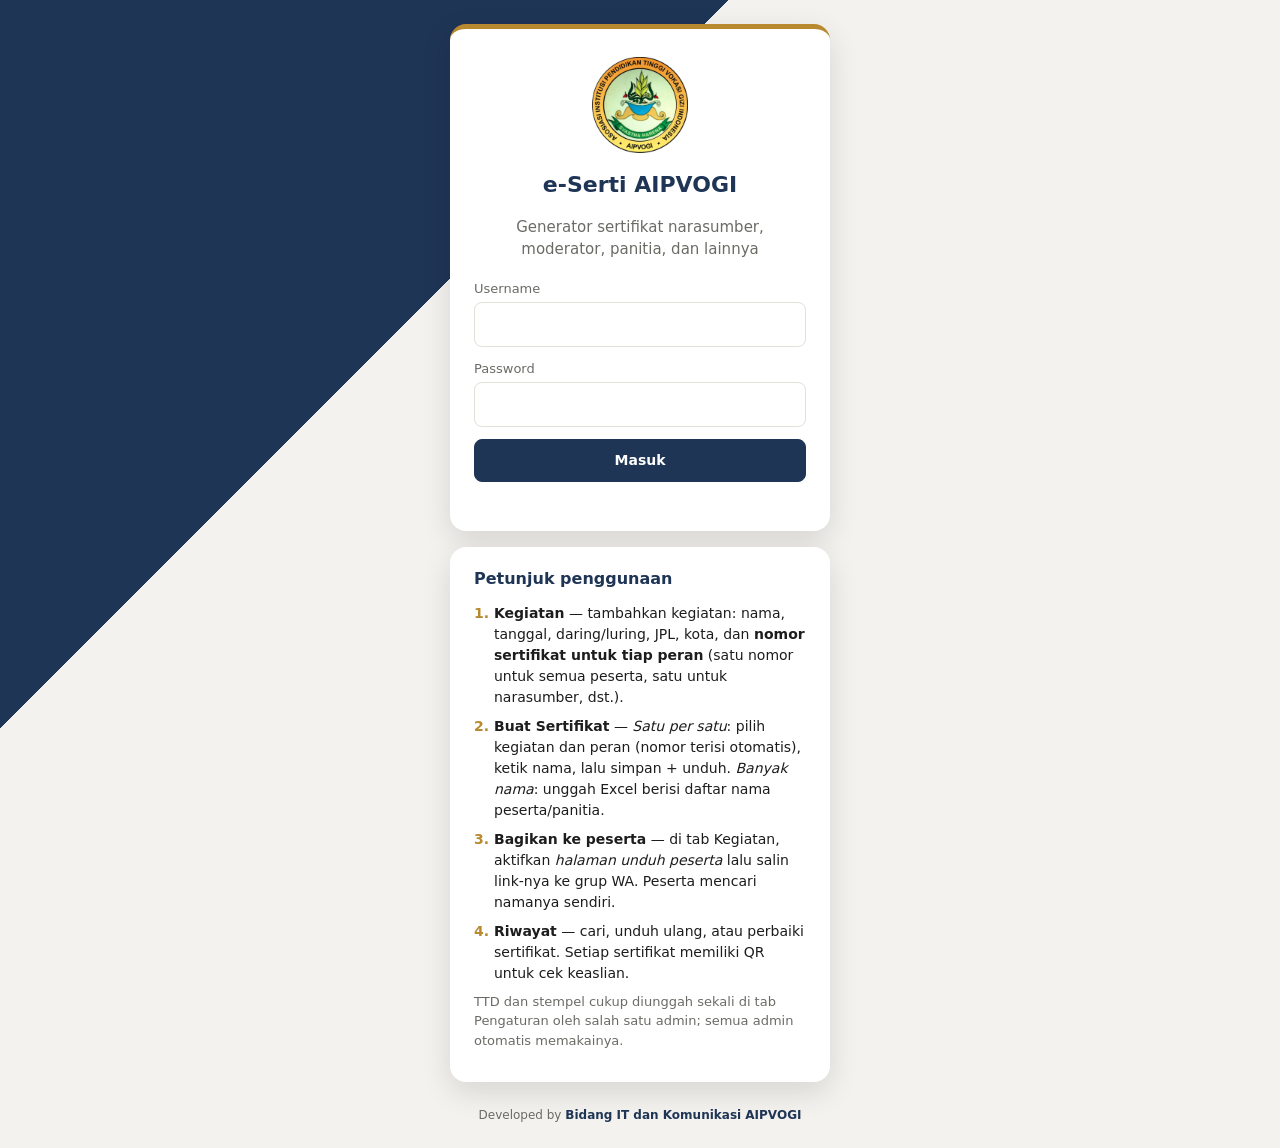
<file: index.html>
<!doctype html>
<html lang="id">
<head>
  <meta charset="utf-8">
  <meta name="viewport" content="width=device-width, initial-scale=1, viewport-fit=cover">
  <title>e-Serti AIPVOGI</title>
  <meta name="description" content="Generator sertifikat AIPVOGI untuk narasumber, moderator, panitia, dan peran lainnya.">
  <meta name="theme-color" content="#1F3556">
  <link rel="manifest" href="manifest.webmanifest">
  <link rel="icon" type="image/png" href="icons/favicon.png">
  <link rel="apple-touch-icon" href="icons/apple-touch-icon.png">
  <meta name="apple-mobile-web-app-capable" content="yes">
  <meta name="apple-mobile-web-app-title" content="e-Serti">
  <link rel="stylesheet" href="css/style.css">
</head>
<body>

<!-- ================= LOGIN ================= -->
<section id="v-login" class="login" hidden>
  <div class="login-card">
    <img src="assets/logo.png" alt="Logo AIPVOGI" class="login-logo">
    <h1>e-Serti AIPVOGI</h1>
    <p class="muted">Generator sertifikat narasumber, moderator, panitia, dan lainnya</p>
    <form id="f-login" autocomplete="on">
      <label>Username<input name="username" autocomplete="username" required></label>
      <label>Password<input name="password" type="password" autocomplete="current-password" required></label>
      <button class="btn primary block" type="submit">Masuk</button>
      <p class="err" id="login-err"></p>
    </form>
    <details class="server">
      <summary>Pengaturan server</summary>
      <label>URL Aplikasi Web (Apps Script)
        <input id="in-api" placeholder="https://script.google.com/macros/s/…/exec">
      </label>
      <div class="row-btn">
        <button class="btn" type="button" id="b-simpan-api">Simpan URL</button>
        <button class="btn ghost" type="button" id="b-demo">Coba mode demo</button>
      </div>
      <p class="hint">Mode demo menyimpan data hanya di perangkat ini, cocok untuk mencoba sebelum server dipasang.</p>
    </details>
  </div>
  <div class="login-card petunjuk">
    <h2>Petunjuk penggunaan</h2>
    <ol class="langkah">
      <li><b>Kegiatan</b> — tambahkan kegiatan: nama, tanggal, daring/luring, JPL, kota, dan <b>nomor sertifikat untuk tiap peran</b> (satu nomor untuk semua peserta, satu untuk narasumber, dst.).</li>
      <li><b>Buat Sertifikat</b> — <i>Satu per satu</i>: pilih kegiatan dan peran (nomor terisi otomatis), ketik nama, lalu simpan + unduh. <i>Banyak nama</i>: unggah Excel berisi daftar nama peserta/panitia.</li>
      <li><b>Bagikan ke peserta</b> — di tab Kegiatan, aktifkan <i>halaman unduh peserta</i> lalu salin link-nya ke grup WA. Peserta mencari namanya sendiri.</li>
      <li><b>Riwayat</b> — cari, unduh ulang, atau perbaiki sertifikat. Setiap sertifikat memiliki QR untuk cek keaslian.</li>
    </ol>
    <p class="hint">TTD dan stempel cukup diunggah sekali di tab Pengaturan oleh salah satu admin; semua admin otomatis memakainya.</p>
  </div>
  <p class="kredit">Developed by <b>Bidang IT dan Komunikasi AIPVOGI</b></p>
</section>

<!-- ================= APLIKASI ================= -->
<div id="v-app" hidden>
  <header class="top">
    <img src="assets/logo.png" alt="" class="top-logo">
    <div class="top-title"><strong>e-Serti AIPVOGI</strong><span id="u-nama" class="muted"></span></div>
    <span id="badge-demo" class="badge" hidden>Mode demo</span>
    <button class="btn ghost sm" id="b-petunjuk" title="Petunjuk penggunaan">Petunjuk</button>
    <button class="btn ghost sm" id="b-logout" title="Keluar">Keluar</button>
  </header>

  <nav class="tabs" id="tabs">
    <button data-tab="kegiatan"><span class="no">1</span>Kegiatan</button>
    <button data-tab="buat" class="on"><span class="no">2</span>Buat Sertifikat</button>
    <button data-tab="riwayat"><span class="no">3</span>Riwayat</button>
    <button data-tab="pengaturan"><span class="no">4</span>Pengaturan</button>
  </nav>

  <main>
    <div class="card petunjuk-app" id="petunjuk-app" hidden>
      <div class="petunjuk-head"><h2>Petunjuk penggunaan</h2><button class="btn sm" id="b-tutup-petunjuk">Tutup</button></div>
      <ol class="langkah">
      <li><b>Kegiatan</b> — tambahkan kegiatan: nama, tanggal, daring/luring, JPL, kota, dan <b>nomor sertifikat untuk tiap peran</b> (satu nomor untuk semua peserta, satu untuk narasumber, dst.).</li>
      <li><b>Buat Sertifikat</b> — <i>Satu per satu</i>: pilih kegiatan dan peran (nomor terisi otomatis), ketik nama, lalu simpan + unduh. <i>Banyak nama</i>: unggah Excel berisi daftar nama peserta/panitia.</li>
      <li><b>Bagikan ke peserta</b> — di tab Kegiatan, aktifkan <i>halaman unduh peserta</i> lalu salin link-nya ke grup WA. Peserta mencari namanya sendiri.</li>
      <li><b>Riwayat</b> — cari, unduh ulang, atau perbaiki sertifikat. Setiap sertifikat memiliki QR untuk cek keaslian.</li>
    </ol>
    </div>
    <!-- ---------- BUAT ---------- -->
    <section id="t-buat" class="tab">
      <div class="mode-switch" role="tablist">
        <button type="button" data-mode="satu" class="on">Satu per satu</button>
        <button type="button" data-mode="banyak">Banyak nama (Excel)</button>
      </div>
      <div class="buat-grid">
        <div>
        <form id="f-sert" class="card" autocomplete="off">
          <div id="ok-card" class="ok-card" hidden>
            <div class="ok-head"><span class="ok-ic">✓</span><div>Tersimpan: <b id="ok-nomor"></b><br><span id="ok-nama"></span></div></div>
            <div class="ok-act">
              <button type="button" class="btn primary big" id="b-berikutnya">＋ Buat sertifikat berikutnya</button>
              <button type="button" class="btn" id="b-unduh-lagi">Unduh lagi</button>
            </div>
            <p class="hint">Jika ada salah ketik, perbaiki di formulir lalu simpan lagi. Sertifikat ini yang akan diperbarui, bukan dibuat baru.</p>
          </div>
          <div id="edit-banner" class="banner" hidden>
            <div>Mengedit sertifikat <b id="edit-nomor"></b> dari Riwayat. Menyimpan akan memperbarui arsip.</div>
            <button type="button" class="btn sm" id="b-batal-edit">Batal edit</button>
          </div>
          <div id="aset-warn" class="banner warn" hidden>TTD atau stempel belum diunggah. Lengkapi di tab Pengaturan.</div>

          <label>Kegiatan
            <select name="id_kegiatan" id="s-kegiatan" required></select>
          </label>
          <p class="hint" id="kegiatan-kosong" hidden>Belum ada kegiatan. <button type="button" class="link" data-goto="kegiatan">Tambah kegiatan dulu</button></p>

          <div class="grid-nomor">
            <label>Nomor urut
              <input name="nomor_urut" inputmode="numeric" placeholder="contoh: 46" required>
            </label>
            <div class="nomor-jadi">
              <span class="muted">Nomor lengkap</span>
              <b id="o-nomor">—</b>
            </div>
          </div>
          <p class="hint" id="nomor-sumber"></p>
          <p class="err" id="nomor-warn"></p>

          <label>Nama penerima (dengan gelar)
            <input name="nama" placeholder="contoh: Dr. Nama Lengkap, S.Gz., M.Kes." required>
          </label>

          <label>Peran
            <select name="peran" id="s-peran">
              <option>Narasumber</option><option>Moderator</option><option>Panitia</option>
              <option>Pemateri</option><option>Fasilitator</option><option>Juri</option>
              <option>Pembicara</option><option>Peserta</option><option value="__lain">Lainnya…</option>
            </select>
          </label>
          <label id="l-peran-lain" hidden>Tulis peran
            <input name="peran_lain" placeholder="contoh: Reviewer">
          </label>

          <details class="adv">
            <summary>Sesuaikan teks untuk sertifikat ini</summary>
            <label>Paragraf kegiatan
              <textarea name="paragraf" rows="5"></textarea>
            </label>
            <label>Tempat, tanggal
              <input name="tempat_tanggal">
            </label>
            <button type="button" class="link" id="b-reset-teks">Kembalikan ke teks bawaan kegiatan</button>
          </details>

          <div class="aksi">
            <button type="button" class="btn primary" data-out="jpg">Simpan + unduh JPG</button>
            <button type="button" class="btn primary" data-out="pdf">Simpan + unduh PDF</button>
            <button type="button" class="btn" data-out="share">Simpan + bagikan</button>
            <button type="button" class="btn ghost" id="b-baru">Formulir baru</button>
          </div>
          <details class="adv autocrat">
            <summary>Untuk Google Form + Autocrat</summary>
            <p class="hint">Unduh sertifikat <b>tanpa nama</b> untuk kegiatan dan peran di atas (nama penerima tidak perlu diisi). File ini <b>tidak disimpan ke Riwayat dan tidak memiliki QR</b>.</p>
            <div class="row-btn">
              <button type="button" class="btn sm" id="b-autocrat-jpg">Unduh latar tanpa nama (JPG)</button>
              <button type="button" class="btn sm" id="b-autocrat-png">PNG</button>
            </div>
            <ol class="langkah kecil">
              <li>Google Slides: <i>File → Penyiapan halaman → Khusus</i> 29,7 × 21 cm (A4 lanskap).</li>
              <li>Klik kanan slide → <i>Ubah latar belakang</i> → pilih gambar yang diunduh.</li>
              <li>Tambahkan kotak teks selebar slide berisi <code>&lt;&lt;Nama&gt;&gt;</code>: Arial tebal 24 pt, rata tengah, titik tengahnya ±9,4 cm dari atas (tepat di antara "Diberikan Kepada" dan "Atas Partisipasinya Sebagai").</li>
              <li>Gunakan slide itu sebagai template di Autocrat.</li>
            </ol>
          </details>
        </form>

        <div id="bulk" class="card" hidden>
          <h2>Banyak nama dari Excel</h2>
          <label>Kegiatan<select id="bk-kegiatan"></select></label>
          <label>Peran bawaan<select id="bk-peran"></select></label>
          <p class="hint">Dipakai untuk baris yang kolom Peran-nya kosong. Nomor sertifikat diambil dari pengaturan nomor per peran di kegiatan.</p>
          <div class="row-btn">
            <button type="button" class="btn" id="bk-template">Unduh template Excel</button>
            <label class="btn primary">Pilih file Excel<input type="file" id="bk-file" accept=".xlsx,.xls,.csv" hidden></label>
          </div>
          <div id="bk-info" class="bk-info"></div>
          <div class="tabel-wrap" id="bk-wrap" hidden><table class="tabel" id="bk-tabel"></table></div>
          <div class="aksi" id="bk-aksi" hidden>
            <button type="button" class="btn primary" id="bk-proses">Simpan semua</button>
            <button type="button" class="btn" id="bk-batal">Batal</button>
          </div>
          <div class="progres" id="bk-progres" hidden><div class="progres-bar"><span id="bk-bar"></span></div><span id="bk-progres-txt"></span></div>
          <div id="bk-hasil" class="ok-card" hidden>
            <div class="ok-head"><span class="ok-ic">✓</span><div id="bk-hasil-txt"></div></div>
            <div class="ok-act">
              <button type="button" class="btn" id="bk-zip">Unduh ZIP (JPG per orang)</button>
              <button type="button" class="btn" id="bk-pdf">Unduh PDF gabungan</button>
            </div>
            <div class="link-box" id="bk-link-box"></div>
          </div>
        </div>
        </div>

        <div class="card preview">
          <div class="preview-head">
            <b>Pratinjau</b>
            <label class="chk"><input type="checkbox" id="c-aman"> Area aman</label>
          </div>
          <canvas id="cv"></canvas>
        </div>
      </div>
    </section>

    <!-- ---------- RIWAYAT ---------- -->
    <section id="t-riwayat" class="tab" hidden>
      <div class="card">
        <div class="filter">
          <input id="q" type="search" placeholder="Cari nama, nomor, atau kegiatan">
          <select id="f-keg"><option value="">Semua kegiatan</option></select>
          <button class="btn" id="b-muat-riwayat">Muat ulang</button>
        </div>
        <div class="pilih-bar">
          <label class="chk"><input type="checkbox" id="c-pilih-semua"> <span id="pilih-semua-txt">Pilih semua</span></label>
          <span class="muted" id="riwayat-info"></span>
          <button type="button" class="btn sm danger-solid" id="b-hapus-pilih" hidden>Hapus yang dipilih</button>
        </div>
        <div id="list-riwayat" class="list"></div>
      </div>
    </section>

    <!-- ---------- KEGIATAN ---------- -->
    <section id="t-kegiatan" class="tab" hidden>
      <div class="buat-grid">
        <form id="f-keg-form" class="card" autocomplete="off">
          <h2 id="keg-judul">Tambah kegiatan</h2>
          <input type="hidden" name="id">
          <label>Nama kegiatan
            <input name="nama" placeholder="contoh: Seminar Nasional Gizi" required>
          </label>
          <div class="grid2">
            <label>Tanggal mulai<input type="date" name="tgl_mulai" required></label>
            <label>Tanggal selesai<input type="date" name="tgl_selesai"></label>
          </div>
          <div class="grid2">
            <label>Pelaksanaan
              <select name="moda"><option>Daring</option><option>Luring</option><option>Hibrida</option><option>Daring dan Luring</option></select>
            </label>
            <label>Jumlah JPL <span class="muted">(opsional)</span><input name="jpl" inputmode="numeric" placeholder="contoh: 9"></label>
          </div>
          <div class="grid2">
            <label>Kota terbit<input name="kota" placeholder="contoh: Jakarta"></label>
            <label>Tanggal terbit<input type="date" name="tgl_terbit"></label>
          </div>
          <h3 class="sub">Nomor sertifikat per peran</h3>
          <p class="hint">Satu nomor untuk semua orang dengan peran yang sama. Kosongkan peran yang tidak ada di kegiatan ini.</p>
          <div id="np-list" class="np-list"></div>
          <div class="row-btn">
            <select id="np-tambah"><option value="">＋ Tambah peran…</option></select>
            <button type="button" class="btn sm" id="np-otomatis">Isi nomor otomatis</button>
          </div>
          <p class="hint" id="np-info"></p>

          <h3 class="sub">Halaman unduh peserta</h3>
          <label class="chk"><input type="checkbox" name="buka_publik" value="1"> Buka halaman unduh untuk kegiatan ini</label>
          <p class="hint">Jika dibuka, siapa pun yang memiliki link kegiatan bisa mencari namanya dan mengunduh sertifikat.</p>

          <h3 class="sub">Teks sertifikat</h3>
          <label>Pola paragraf
            <textarea name="paragraf" rows="4"></textarea>
          </label>
          <p class="hint">Kode yang otomatis diganti: <code>{kegiatan}</code> <code>{moda}</code> <code>{tanggal}</code> <code>{jpl}</code>. Tekan Enter untuk pindah baris secara manual.</p>
          <div class="contoh"><span class="muted">Hasil:</span> <span id="o-paragraf"></span></div>
          <div class="aksi">
            <button class="btn primary" type="submit">Simpan kegiatan</button>
            <button class="btn" type="button" id="b-keg-baru">Kosongkan</button>
          </div>
        </form>
        <div class="card">
          <h2>Daftar kegiatan</h2>
          <div id="list-kegiatan" class="list"></div>
        </div>
      </div>
    </section>

    <!-- ---------- PENGATURAN ---------- -->
    <section id="t-pengaturan" class="tab" hidden>
      <div class="buat-grid">
        <form id="f-peng" class="card" autocomplete="off">
          <h2>Penandatangan</h2>
          <label>Jabatan baris 1<input name="ttd_jabatan_1"></label>
          <label>Jabatan baris 2<input name="ttd_jabatan_2"></label>
          <label>Nama penandatangan<input name="ttd_nama"></label>
          <h2>Teks dan nomor</h2>
          <label>Kode tengah nomor <span class="muted">(contoh: AIPVOGI/Sek)</span><input name="kode_nomor"></label>
          <label>Label penerima<input name="label_diberikan"></label>
          <label>Label peran<input name="label_sebagai"></label>
          <label>Kota terbit bawaan<input name="kota_default"></label>
          <label>Pola paragraf bawaan untuk kegiatan baru<textarea name="paragraf_default" rows="4"></textarea></label>
          <button class="btn primary" type="submit">Simpan pengaturan</button>
        </form>

        <div>
          <div class="card">
            <h2>Tanda tangan dan stempel</h2>
            <p class="hint">Disimpan di Google Drive pribadi, bukan di GitHub. Gunakan PNG berlatar transparan.</p>
            <div class="aset-grid">
              <div class="aset">
                <div class="aset-img"><img id="img-ttd" alt="Tanda tangan"></div>
                <label class="btn sm">Ganti TTD<input type="file" accept="image/png,image/jpeg" data-aset="ttd" hidden></label>
              </div>
              <div class="aset">
                <div class="aset-img"><img id="img-stempel" alt="Stempel"></div>
                <label class="btn sm">Ganti stempel<input type="file" accept="image/png,image/jpeg" data-aset="stempel" hidden></label>
              </div>
            </div>
          </div>

          <div class="card">
            <h2>Latar halaman peserta</h2>
            <p class="hint">Halaman unduh peserta memakai satu gambar latar yang sudah menyatu dengan TTD dan stempel, sehingga file TTD dan stempel tidak pernah dikirim ke peserta. Latar ini dibuat otomatis setiap kali TTD, stempel, atau penandatangan diubah.</p>
            <p class="hint" id="latar-info"></p>
            <button type="button" class="btn sm" id="b-latar">Perbarui latar sekarang</button>
          </div>

          <form id="f-pw" class="card" autocomplete="off">
            <h2>Ganti password</h2>
            <label>Password lama<input type="password" name="lama" autocomplete="current-password" required></label>
            <label>Password baru <span class="muted">(min. 8 karakter)</span><input type="password" name="baru" autocomplete="new-password" minlength="8" required></label>
            <button class="btn" type="submit">Ganti password</button>
          </form>

          <div class="card">
            <h2>Server</h2>
            <p class="hint" id="info-api"></p>
            <button class="btn" id="b-sinkron">Muat ulang data dari server</button>
          </div>
        </div>
      </div>
    </section>
    <p class="kredit">Developed by <b>Bidang IT dan Komunikasi AIPVOGI</b></p>
  </main>
</div>

<div id="toast" class="toast" hidden></div>
<div id="loading" class="loading" hidden><div class="spin"></div><span id="loading-txt">Memproses…</span></div>

<script src="vendor/jspdf.umd.min.js"></script>
<script src="js/config.js"></script>
<script src="vendor/qrcode.js"></script>
<script src="js/render.js"></script>
<script src="js/demo-api.js"></script>
<script src="js/app.js"></script>
</body>
</html>
</file>
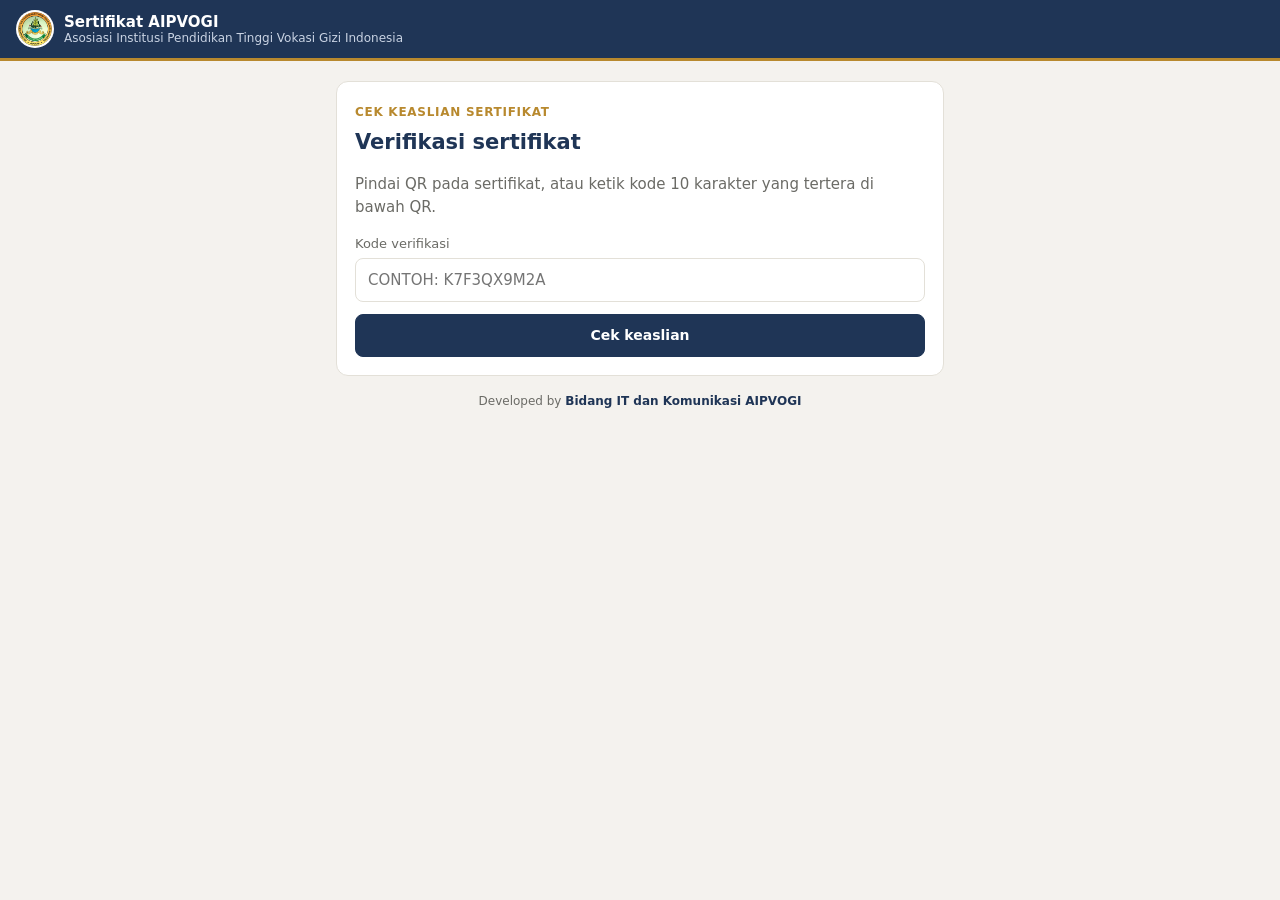
<file: cek.html>
<!doctype html>
<html lang="id">
<head>
  <meta charset="utf-8">
  <meta name="viewport" content="width=device-width, initial-scale=1, viewport-fit=cover">
  <title>Sertifikat AIPVOGI</title>
  <meta name="description" content="Unduh dan cek keaslian sertifikat kegiatan AIPVOGI.">
  <meta name="theme-color" content="#1F3556">
  <link rel="icon" type="image/png" href="icons/favicon.png">
  <link rel="apple-touch-icon" href="icons/apple-touch-icon.png">
  <link rel="stylesheet" href="css/style.css">
  <link rel="stylesheet" href="css/cek.css">
</head>
<body class="publik">
  <header class="top">
    <img src="assets/logo.png" alt="" class="top-logo">
    <div class="top-title"><strong>Sertifikat AIPVOGI</strong><span class="muted">Asosiasi Institusi Pendidikan Tinggi Vokasi Gizi Indonesia</span></div>
  </header>

  <main class="pub-main">
    <!-- verifikasi -->
    <section id="v-verif" class="card" hidden>
      <div id="verif-hasil"></div>
    </section>

    <!-- unduh peserta -->
    <section id="v-unduh" hidden>
      <div class="card">
        <span class="eyebrow">Unduh sertifikat</span>
        <h1 id="keg-nama">Memuat kegiatan…</h1>
        <p class="muted" id="keg-info"></p>
        <div id="keg-tutup" class="banner warn" hidden></div>
        <form id="f-cari" autocomplete="off" hidden>
          <label>Ketik nama Anda
            <input name="q" placeholder="contoh: Andi Nurhayati" minlength="4" required autofocus>
          </label>
          <button class="btn primary block" type="submit">Cari sertifikat saya</button>
          <p class="err" id="cari-err"></p>
        </form>
        <div id="hasil-cari" class="list"></div>
      </div>

      <div class="card" id="hasil-sertifikat" hidden>
        <h2 id="hs-judul">Sertifikat Anda</h2>
        <img id="hs-img" alt="Pratinjau sertifikat" class="hs-img">
        <div class="aksi">
          <button type="button" class="btn primary" id="hs-pdf">Unduh PDF</button>
          <button type="button" class="btn primary" id="hs-jpg">Unduh JPG</button>
          <button type="button" class="btn" id="hs-share">Bagikan</button>
        </div>
        <p class="hint">Nama atau gelar salah? Hubungi panitia kegiatan untuk perbaikan.</p>
      </div>
    </section>

    <!-- tanpa parameter: input kode -->
    <section id="v-kode" class="card" hidden>
      <span class="eyebrow">Cek keaslian sertifikat</span>
      <h1>Verifikasi sertifikat</h1>
      <p class="muted">Pindai QR pada sertifikat, atau ketik kode 10 karakter yang tertera di bawah QR.</p>
      <form id="f-kode" autocomplete="off">
        <label>Kode verifikasi<input name="kode" placeholder="contoh: K7F3QX9M2A" maxlength="12" required style="text-transform:uppercase"></label>
        <button class="btn primary block" type="submit">Cek keaslian</button>
      </form>
    </section>

    <p class="kredit">Developed by <b>Bidang IT dan Komunikasi AIPVOGI</b></p>
  </main>

  <div id="toast" class="toast" hidden></div>
  <div id="loading" class="loading" hidden><div class="spin"></div><span id="loading-txt">Memproses…</span></div>

  <script src="vendor/jspdf.umd.min.js"></script>
  <script src="vendor/qrcode.js"></script>
  <script src="js/config.js"></script>
  <script src="js/render.js"></script>
  <script src="js/demo-api.js"></script>
  <script src="js/cek.js"></script>
</body>
</html>
</file>
<file: css/style.css>
@font-face { font-family: 'Arimo'; font-weight: 400; font-display: block; src: url('../vendor/fonts/arimo-latin-400-normal.woff2') format('woff2'); }
@font-face { font-family: 'Arimo'; font-weight: 700; font-display: block; src: url('../vendor/fonts/arimo-latin-700-normal.woff2') format('woff2'); }

:root {
  --navy: #1F3556;
  --navy-2: #2b4670;
  --gold: #B8892E;
  --gold-soft: #f6efe1;
  --bg: #f4f2ee;
  --card: #ffffff;
  --text: #1d1d1d;
  --muted: #6b6b66;
  --line: #e3e0d8;
  --danger: #b3261e;
  --ok: #2e7d32;
  --radius: 12px;
}
* { box-sizing: border-box; }
html, body { margin: 0; }
body {
  font-family: system-ui, -apple-system, 'Segoe UI', Roboto, Arimo, sans-serif;
  background: var(--bg); color: var(--text); font-size: 15px; line-height: 1.5;
  -webkit-tap-highlight-color: transparent;
}
[hidden] { display: none !important; }
h1 { font-size: 22px; margin: 8px 0 2px; color: var(--navy); }
h2 { font-size: 16px; margin: 0 0 12px; color: var(--navy); }
.muted { color: var(--muted); font-weight: 400; }
.hint { font-size: 13px; color: var(--muted); margin: 4px 0 12px; }
.err { color: var(--danger); font-size: 13px; min-height: 1em; margin: 4px 0; }
code { background: var(--gold-soft); padding: 1px 5px; border-radius: 4px; font-size: 12px; }

label { display: block; font-size: 13px; color: var(--muted); margin-bottom: 12px; }
input, select, textarea {
  display: block; width: 100%; margin-top: 4px; padding: 10px 12px; font: inherit; font-size: 15px;
  color: var(--text); background: #fff; border: 1px solid var(--line); border-radius: 8px;
}
textarea { resize: vertical; line-height: 1.45; }
input:focus, select:focus, textarea:focus { outline: none; border-color: var(--navy); box-shadow: 0 0 0 3px rgba(31,53,86,.12); }

.btn {
  display: inline-flex; align-items: center; justify-content: center; gap: 6px;
  padding: 10px 16px; font: inherit; font-size: 14px; font-weight: 600; cursor: pointer;
  border-radius: 8px; border: 1px solid var(--line); background: #fff; color: var(--navy);
}
.btn:hover { background: #faf8f4; }
.btn.primary { background: var(--navy); border-color: var(--navy); color: #fff; }
.btn.primary:hover { background: var(--navy-2); }
.btn.ghost { background: transparent; border-color: transparent; }
.btn.danger { color: var(--danger); }
.btn.sm { padding: 6px 12px; font-size: 13px; }
.btn.block { width: 100%; }
.btn:disabled { opacity: .5; cursor: wait; }
.link { background: none; border: 0; padding: 0; color: var(--navy); text-decoration: underline; font: inherit; font-size: 13px; cursor: pointer; }

/* ---------- login ---------- */
.login { min-height: 100vh; display: flex; flex-direction: column; gap: 16px; align-items: center; justify-content: center; padding: 24px 16px;
  background: linear-gradient(135deg, var(--navy) 0 30%, var(--bg) 30% 100%); }
.login-card { width: 100%; max-width: 380px; background: #fff; border-radius: 16px; padding: 28px 24px; text-align: center;
  border-top: 5px solid var(--gold); box-shadow: 0 10px 30px rgba(0,0,0,.12); }
.login-card form, .login-card details { text-align: left; margin-top: 18px; }
.login-logo { width: 96px; height: 96px; }
.server { border-top: 1px solid var(--line); padding-top: 12px; }
.server summary { cursor: pointer; font-size: 13px; color: var(--muted); margin-bottom: 10px; }
.row-btn { display: flex; gap: 8px; flex-wrap: wrap; }

/* ---------- header & tabs ---------- */
.top { position: sticky; top: 0; z-index: 10; display: flex; align-items: center; gap: 10px; padding: 10px 16px;
  background: var(--navy); color: #fff; border-bottom: 3px solid var(--gold); }
.top-logo { width: 38px; height: 38px; background: #fff; border-radius: 50%; padding: 2px; }
.top-title { display: flex; flex-direction: column; line-height: 1.2; flex: 1; min-width: 0; }
.top-title .muted { color: #c9d3e3; font-size: 12px; }
.top .btn.ghost { color: #fff; }
.badge { background: var(--gold); color: #fff; font-size: 11px; font-weight: 700; padding: 3px 8px; border-radius: 99px; }

.tabs { display: flex; gap: 4px; padding: 8px 16px 0; background: #fff; border-bottom: 1px solid var(--line); }
.tabs button { border: 0; background: none; padding: 10px 14px; font: inherit; font-weight: 600; font-size: 14px; color: var(--muted);
  cursor: pointer; border-bottom: 3px solid transparent; display: flex; gap: 6px; align-items: center; }
.tabs button.on { color: var(--navy); border-bottom-color: var(--gold); }
.tabs .no { width: 20px; height: 20px; border-radius: 50%; background: #e8edf5; color: var(--navy); font-size: 12px; font-weight: 700; display: inline-flex; align-items: center; justify-content: center; flex: none; }
.tabs button.on .no { background: var(--gold); color: #fff; }

main { padding: 16px; max-width: 1280px; margin: 0 auto; }
.card { background: var(--card); border: 1px solid var(--line); border-radius: var(--radius); padding: 18px; margin-bottom: 16px; }
.buat-grid { display: grid; grid-template-columns: minmax(300px, 420px) minmax(0, 1fr); gap: 16px; align-items: start; }
.grid2 { display: grid; grid-template-columns: 1fr 1fr; gap: 12px; }
.nomor-jadi { display: flex; flex-direction: column; justify-content: center; font-size: 13px; padding-bottom: 12px; }
.nomor-jadi b { font-size: 15px; color: var(--navy); white-space: nowrap; }
.grid-nomor { display: grid; grid-template-columns: 110px minmax(0, 1fr); gap: 12px; }
.aksi { display: flex; flex-wrap: wrap; gap: 8px; margin: 16px 0 10px; }
.adv { border: 1px dashed var(--line); border-radius: 8px; padding: 10px 12px; margin-bottom: 4px; }
.adv summary { cursor: pointer; font-size: 13px; font-weight: 600; color: var(--navy); }
.adv[open] summary { margin-bottom: 10px; }
.banner { background: var(--gold-soft); border-left: 4px solid var(--gold); padding: 10px 12px; border-radius: 0; font-size: 13px; margin-bottom: 14px; }
.banner.warn { background: #fdecea; border-left-color: var(--danger); }
.contoh { background: #faf8f4; border-radius: 8px; padding: 10px 12px; font-size: 13px; font-weight: 600; white-space: pre-line; }

.preview { position: sticky; top: 76px; }
.preview-head { display: flex; justify-content: space-between; align-items: center; margin-bottom: 10px; }
.chk { display: flex; align-items: center; gap: 6px; margin: 0; cursor: pointer; }
.chk input { width: auto; margin: 0; }
#cv { width: 100%; height: auto; display: block; border: 1px solid var(--line); border-radius: 6px; background: #fff; }

/* ---------- lists ---------- */
.filter { display: flex; gap: 8px; flex-wrap: wrap; margin-bottom: 8px; }
.filter input { flex: 2 1 220px; margin: 0; }
.filter select { flex: 1 1 180px; margin: 0; }
.list { display: flex; flex-direction: column; }
.item { display: flex; gap: 12px; align-items: center; padding: 12px 0; border-top: 1px solid var(--line); }
.item:first-child { border-top: 0; }
.item-main { flex: 1; min-width: 0; }
.item-main b { display: block; }
.item-sub { font-size: 13px; color: var(--muted); }
.item-act { display: flex; gap: 4px; flex-wrap: wrap; justify-content: flex-end; }
.pill { display: inline-block; background: #e8edf5; color: var(--navy); font-size: 11px; font-weight: 700; padding: 2px 8px; border-radius: 99px; margin-left: 6px; vertical-align: 1px; }
.kosong { text-align: center; color: var(--muted); padding: 24px 0; font-size: 14px; }

.aset-grid { display: grid; grid-template-columns: 1fr 1fr; gap: 12px; }
.aset { text-align: center; }
.aset-img { height: 140px; border: 1px dashed var(--line); border-radius: 8px; display: flex; align-items: center; justify-content: center; margin-bottom: 8px;
  background: repeating-conic-gradient(#f3f3f3 0 25%, #fff 0 50%) 0 0 / 16px 16px; }
.aset-img img { max-height: 120px; max-width: 90%; }
.aset-img img:not([src]), .aset-img img[src=""] { display: none; }

/* ---------- toast & loading ---------- */
.toast { position: fixed; left: 50%; bottom: 24px; transform: translateX(-50%); background: var(--navy); color: #fff; padding: 12px 18px;
  border-radius: 10px; font-size: 14px; z-index: 50; max-width: calc(100% - 32px); box-shadow: 0 6px 20px rgba(0,0,0,.2); }
.toast.err { background: var(--danger); }
.loading { position: fixed; inset: 0; background: rgba(255,255,255,.7); display: flex; flex-direction: column; gap: 12px;
  align-items: center; justify-content: center; z-index: 60; font-weight: 600; color: var(--navy); }
.spin { width: 36px; height: 36px; border: 4px solid var(--line); border-top-color: var(--gold); border-radius: 50%; animation: s 0.8s linear infinite; }
@keyframes s { to { transform: rotate(360deg); } }

/* ---------- mobile ---------- */
@media (max-width: 860px) {
  .buat-grid { grid-template-columns: 1fr; }
  .preview { position: static; }
  .tabs { position: fixed; bottom: 0; left: 0; right: 0; z-index: 20; padding: 0 0 env(safe-area-inset-bottom); border-top: 1px solid var(--line); border-bottom: 0; }
  .tabs button { flex: 1; flex-direction: column; gap: 0; font-size: 11px; padding: 8px 4px; border-bottom: 0; border-top: 3px solid transparent; }
  .tabs button.on { border-top-color: var(--gold); }
  main { padding: 12px 12px 90px; }
  .toast { bottom: 84px; }
  .top-title strong { font-size: 15px; }
  .aksi .btn { flex: 1 1 100%; }
}

/* kartu tersimpan & edit */
.ok-card { background: #edf7ee; border: 1px solid #b9dcbc; border-radius: 10px; padding: 14px; margin-bottom: 14px; }
.ok-head { display: flex; gap: 10px; align-items: flex-start; font-size: 14px; margin-bottom: 12px; }
.ok-head b { color: var(--ok); }
.ok-ic { width: 26px; height: 26px; flex: none; border-radius: 50%; background: var(--ok); color: #fff; display: flex; align-items: center; justify-content: center; font-weight: 700; }
.ok-act { display: flex; gap: 8px; flex-wrap: wrap; }
.ok-act .big { flex: 1 1 220px; padding: 13px 16px; font-size: 15px; }
.ok-card .hint { margin: 10px 0 0; }
#edit-banner { display: flex; gap: 10px; align-items: center; justify-content: space-between; }

/* petunjuk & kredit */
.login-card.petunjuk { text-align: left; border-top: 0; padding: 20px 24px; max-width: 380px; }
.langkah { margin: 0; padding-left: 20px; font-size: 14px; line-height: 1.5; }
.langkah li { margin-bottom: 8px; }
.langkah li::marker { color: var(--gold); font-weight: 700; }
.petunjuk-head { display: flex; justify-content: space-between; align-items: center; margin-bottom: 8px; }
.petunjuk-head h2 { margin: 0; }
.petunjuk-app { border-left: 4px solid var(--gold); }
.kredit { text-align: center; font-size: 12px; color: var(--muted); margin: 8px 0 0; }
.kredit b { color: var(--navy); }
.login .kredit { color: var(--muted); }
@media (max-width: 860px) { .tabs .no { width: 18px; height: 18px; font-size: 11px; margin-bottom: 2px; } }

/* ===== v1.3: mode, nomor per peran, Excel, link ===== */
.mode-switch { display: inline-flex; background: #fff; border: 1px solid var(--line); border-radius: 10px; padding: 4px; gap: 4px; margin-bottom: 14px; }
.mode-switch button { border: 0; background: none; padding: 9px 16px; border-radius: 7px; font: inherit; font-size: 14px; font-weight: 600; color: var(--muted); cursor: pointer; }
.mode-switch button.on { background: var(--navy); color: #fff; }
h3.sub { font-size: 14px; color: var(--navy); margin: 18px 0 4px; padding-top: 14px; border-top: 1px solid var(--line); }
.np-list { display: flex; flex-direction: column; gap: 6px; margin-bottom: 8px; }
.np-row { display: grid; grid-template-columns: 110px 90px minmax(0, 1fr) 28px; gap: 8px; align-items: center; }
.np-row input { margin: 0; padding: 7px 10px; }
.np-peran { font-weight: 600; font-size: 14px; }
.np-jadi { grid-column: 2 / 4; grid-row: 2; font-size: 12px; color: var(--navy); font-weight: 600; margin: -2px 0 4px; }
.np-x { grid-column: 4; grid-row: 1; }
.np-x { border: 0; background: none; font-size: 20px; color: var(--muted); cursor: pointer; line-height: 1; }
.np-x:hover { color: var(--danger); }
.row-btn select { width: auto; margin: 0; padding: 7px 10px; font-size: 14px; }
.warn-txt { color: var(--danger); }
.ok-txt { color: var(--ok); font-weight: 600; }
.hint.warn-txt { color: var(--danger); }
.pill.ok { background: #e3f2e5; color: var(--ok); }
.bk-info { font-size: 14px; margin: 14px 0 8px; }
.tabel-wrap { max-height: 360px; overflow: auto; border: 1px solid var(--line); border-radius: 8px; }
.tabel { width: 100%; border-collapse: collapse; font-size: 13px; }
.tabel th { position: sticky; top: 0; background: #f6f4ef; text-align: left; padding: 8px 10px; font-weight: 700; color: var(--navy); }
.tabel td { padding: 7px 10px; border-top: 1px solid var(--line); vertical-align: top; }
.tabel tr.baris-err td { background: #fdecea; color: var(--danger); }
.tabel tr.baris-info td { color: var(--muted); }
.progres { display: flex; align-items: center; gap: 10px; margin: 10px 0; font-size: 13px; color: var(--muted); }
.progres-bar { flex: 1; height: 8px; background: var(--line); border-radius: 99px; overflow: hidden; }
.progres-bar span { display: block; height: 100%; width: 0; background: var(--gold); transition: width .2s; }
.link-box { margin-top: 12px; font-size: 13px; }
.link-row { display: flex; gap: 8px; margin-top: 6px; }
.link-row input { margin: 0; font-size: 13px; padding: 7px 10px; }
@media (max-width: 860px) {
  .mode-switch { display: flex; }
  .mode-switch button { flex: 1; }
}

.autocrat { margin-top: 6px; }
.langkah.kecil { font-size: 13px; margin-top: 10px; }

/* pilih & hapus banyak */
.pilih-bar { display: flex; align-items: center; gap: 12px; flex-wrap: wrap; padding: 8px 0 4px; border-bottom: 1px solid var(--line); margin-bottom: 4px; }
.pilih-bar #riwayat-info { flex: 1; font-size: 13px; }
.item .cek { width: 18px; height: 18px; margin: 0; flex: none; cursor: pointer; }
.item.dipilih { background: #fff7e8; }
.btn.danger-solid { background: var(--danger); border-color: var(--danger); color: #fff; }
.btn.danger-solid:hover { background: #8f1d16; }
</file>
<file: css/cek.css>
/* Halaman publik: unduh peserta & verifikasi */
.pub-main { max-width: 640px; margin: 0 auto; padding: 20px 16px 40px; }
.publik h1 { font-size: 21px; margin: 4px 0 6px; }
.eyebrow { font-size: 12px; font-weight: 700; letter-spacing: .06em; text-transform: uppercase; color: var(--gold); }
#f-cari, #f-kode { margin-top: 16px; }
.hasil-item { display: flex; gap: 12px; align-items: center; justify-content: space-between; padding: 12px 0; border-top: 1px solid var(--line); }
.hasil-item:first-child { margin-top: 12px; }
.hasil-item b { display: block; }
.hs-img { width: 100%; border: 1px solid var(--line); border-radius: 6px; display: block; margin-bottom: 4px; }

.verif { text-align: center; padding: 8px 0; }
.verif-ic { width: 64px; height: 64px; border-radius: 50%; margin: 0 auto 12px; display: flex; align-items: center; justify-content: center; font-size: 34px; font-weight: 700; color: #fff; }
.verif.sah .verif-ic { background: var(--ok); }
.verif.tidak .verif-ic { background: var(--danger); }
.verif h1 { margin-bottom: 4px; }
.verif.sah h1 { color: var(--ok); }
.verif.tidak h1 { color: var(--danger); }
.verif-tabel { width: 100%; text-align: left; border-collapse: collapse; margin-top: 18px; font-size: 14px; }
.verif-tabel th { width: 38%; color: var(--muted); font-weight: 400; padding: 8px 8px 8px 0; vertical-align: top; border-top: 1px solid var(--line); }
.verif-tabel td { padding: 8px 0; font-weight: 600; border-top: 1px solid var(--line); }
</file>
